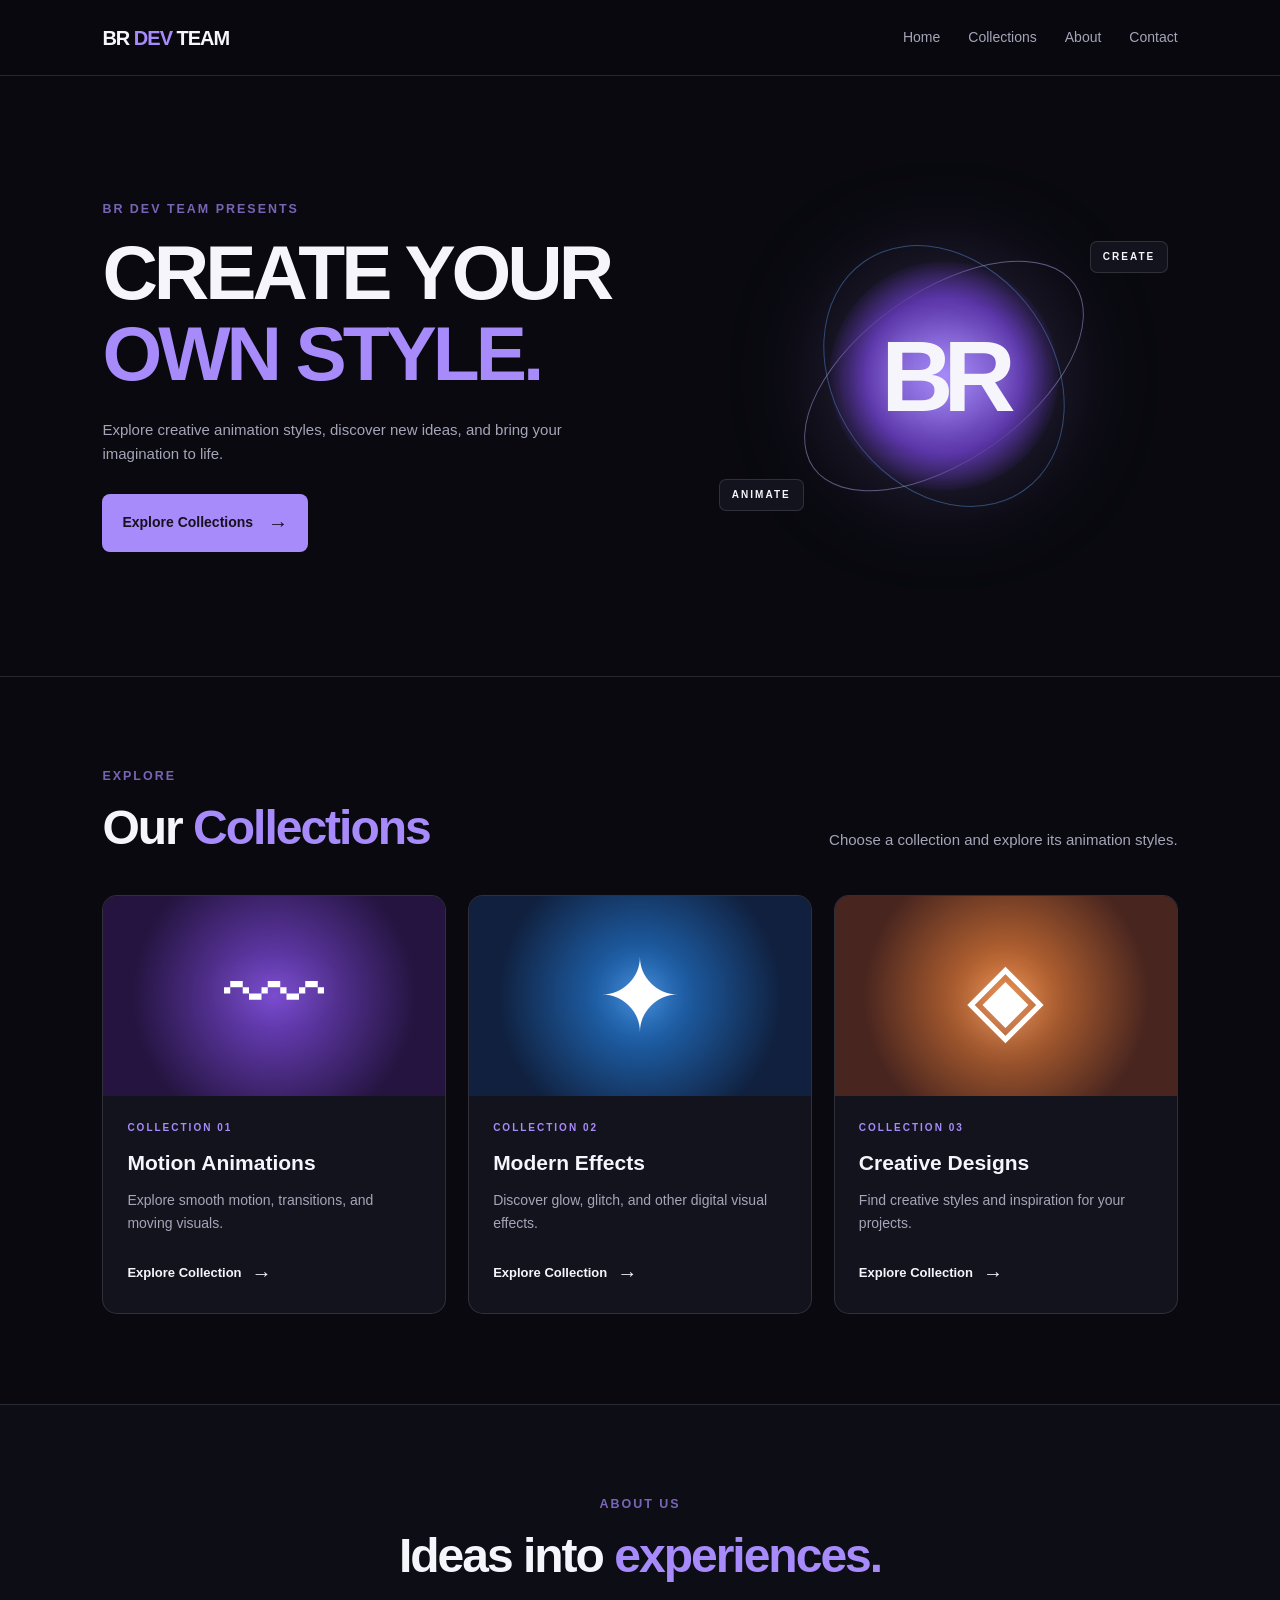
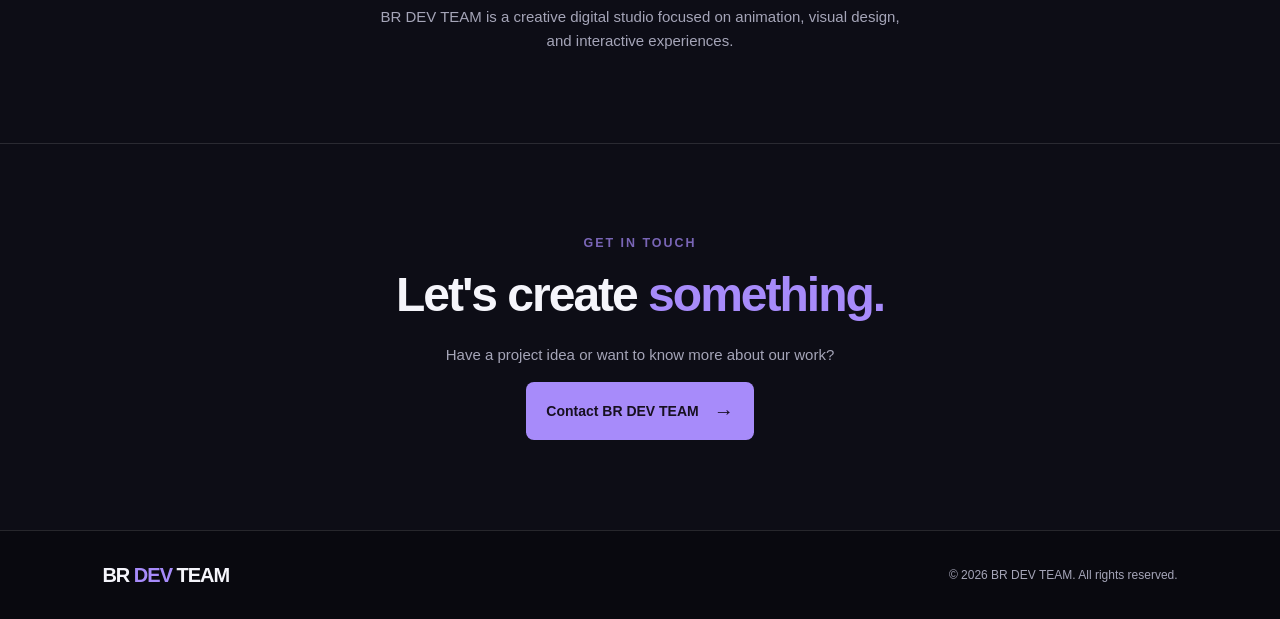
<file: index.html>
<!DOCTYPE html>
<html lang="en">
<head>
  <meta charset="UTF-8">
  <meta name="viewport" content="width=device-width, initial-scale=1.0">
  <meta name="description" content="BR DEV TEAM - Creative animations and digital experiences.">
  <title>BR DEV TEAM | Creative Studio</title>
  <link rel="stylesheet" href="style.css">
</head>
<body>

  <header class="navbar">
    <a href="#home" class="logo">BR <span>DEV</span> TEAM</a>

    <button class="menu-toggle" id="menuToggle" aria-label="Open menu">
      ☰
    </button>

    <nav class="nav-links" id="navLinks">
      <a href="#home">Home</a>
      <a href="#collections">Collections</a>
      <a href="#about">About</a>
      <a href="#contact">Contact</a>
    </nav>
  </header>

  <main>
    <section class="hero" id="home">
      <div class="hero-content">
        <p class="eyebrow">BR DEV TEAM PRESENTS</p>
        <h1>CREATE YOUR<br><span>OWN STYLE.</span></h1>
        <p class="hero-description">
          Explore creative animation styles, discover new ideas,
          and bring your imagination to life.
        </p>

        <a href="#collections" class="primary-btn">
          Explore Collections <span>→</span>
        </a>
      </div>

      <div class="hero-visual" aria-hidden="true">
        <div class="hero-orbit orbit-a"></div>
        <div class="hero-orbit orbit-b"></div>
        <div class="hero-glow"></div>
        <div class="hero-logo">BR</div>
        <span class="floating-label label-a">CREATE</span>
        <span class="floating-label label-b">ANIMATE</span>
      </div>
    </section>

    <section class="collections section" id="collections">
      <div class="section-heading">
        <div>
          <p class="eyebrow">EXPLORE</p>
          <h2>Our <span>Collections</span></h2>
        </div>
        <p class="section-subtitle">
          Choose a collection and explore its animation styles.
        </p>
      </div>

      <div class="collection-grid">

        <article class="collection-card">
          <div class="collection-art art-motion">
            <span>〰</span>
          </div>
          <div class="collection-info">
            <p class="collection-number">COLLECTION 01</p>
            <h3>Motion Animations</h3>
            <p>
              Explore smooth motion, transitions, and moving visuals.
            </p>
            <a href="animation.html?collection=motion" class="collection-link">
              Explore Collection <span>→</span>
            </a>
          </div>
        </article>

        <article class="collection-card">
          <div class="collection-art art-effects">
            <span>✦</span>
          </div>
          <div class="collection-info">
            <p class="collection-number">COLLECTION 02</p>
            <h3>Modern Effects</h3>
            <p>
              Discover glow, glitch, and other digital visual effects.
            </p>
            <a href="animation.html?collection=effects" class="collection-link">
              Explore Collection <span>→</span>
            </a>
          </div>
        </article>

        <article class="collection-card">
          <div class="collection-art art-creative">
            <span>◈</span>
          </div>
          <div class="collection-info">
            <p class="collection-number">COLLECTION 03</p>
            <h3>Creative Designs</h3>
            <p>
              Find creative styles and inspiration for your projects.
            </p>
            <a href="animation.html?collection=creative" class="collection-link">
              Explore Collection <span>→</span>
            </a>
          </div>
        </article>

      </div>
    </section>

    <section class="about section" id="about">
      <p class="eyebrow">ABOUT US</p>
      <h2>Ideas into <span>experiences.</span></h2>
      <p class="about-description">
        BR DEV TEAM is a creative digital studio focused on animation,
        visual design, and interactive experiences.
      </p>
    </section>

    <section class="contact section" id="contact">
      <p class="eyebrow">GET IN TOUCH</p>
      <h2>Let's create <span>something.</span></h2>
      <p class="contact-description">
        Have a project idea or want to know more about our work?
      </p>
      <a class="primary-btn" href="mailto:brdevteam@example.com">
        Contact BR DEV TEAM <span>→</span>
      </a>
    </section>
  </main>

  <footer class="footer">
    <a href="#home" class="logo">BR <span>DEV</span> TEAM</a>
    <p>© <span id="currentYear"></span> BR DEV TEAM. All rights reserved.</p>
  </footer>

  <script src="script.js"></script>
  <link rel="stylesheet" href="style.css">
<script src="script.js"></script>
</body>
</html>
</file>
<file: style.css>
/* ===== BR DEV TEAM BASE STYLES ===== */

:root {
  --bg: #09090f;
  --surface: #13131e;
  --text: #f5f5fb;
  --muted: #a5a5b8;
  --accent: #a78bfa;
  --border: rgba(255, 255, 255, 0.12);
}

* {
  box-sizing: border-box;
  margin: 0;
  padding: 0;
}

html {
  scroll-behavior: smooth;
}

body {
  background: var(--bg);
  color: var(--text);
  font-family: Arial, Helvetica, sans-serif;
  line-height: 1.6;
}

a {
  color: inherit;
  text-decoration: none;
}

.navbar {
  min-height: 76px;
  padding: 18px 8%;
  display: flex;
  align-items: center;
  justify-content: space-between;
  gap: 20px;
  background: rgba(9, 9, 15, 0.94);
  border-bottom: 1px solid var(--border);
  position: sticky;
  top: 0;
  z-index: 20;
}

.logo {
  font-size: 20px;
  font-weight: 900;
  letter-spacing: -1px;
  white-space: nowrap;
}

.logo span {
  color: var(--accent);
}

.nav-links {
  display: flex;
  align-items: center;
  gap: 28px;
}

.nav-links a {
  color: var(--muted);
  font-size: 14px;
  transition: color 0.2s ease;
}

.nav-links a:hover {
  color: var(--text);
}

.menu-toggle {
  display: none;
  color: var(--text);
  background: transparent;
  border: 0;
  font-size: 26px;
  cursor: pointer;
}

.hero {
  min-height: 600px;
  padding: 85px 8%;
  display: grid;
  grid-template-columns: 1.1fr 0.9fr;
  align-items: center;
  gap: 35px;
  overflow: hidden;
}

.eyebrow {
  color: var(--accent);
  font-size: 12px;
  font-weight: 800;
  letter-spacing: 3px;
  margin-bottom: 18px;
}

.hero h1 {
  font-size: clamp(46px, 6vw, 78px);
  line-height: 1.05;
  letter-spacing: -4px;
  margin-bottom: 24px;
}

.hero h1 span,
.section-heading h2 span,
.about h2 span,
.contact h2 span {
  color: var(--accent);
}

.hero-description,
.section-subtitle,
.about-description,
.contact-description {
  max-width: 540px;
  color: var(--muted);
  font-size: 15px;
  margin-bottom: 28px;
}

.primary-btn {
  display: inline-flex;
  align-items: center;
  gap: 15px;
  padding: 13px 20px;
  border-radius: 8px;
  background: var(--accent);
  color: #171020;
  font-size: 14px;
  font-weight: 800;
  transition: transform 0.2s ease, opacity 0.2s ease;
}

.primary-btn:hover {
  transform: translateY(-3px);
  opacity: 0.9;
}

.primary-btn span,
.collection-link span {
  font-size: 20px;
}

.hero-visual {
  min-height: 360px;
  display: grid;
  place-items: center;
  position: relative;
}

.hero-glow {
  width: 230px;
  height: 230px;
  border-radius: 50%;
  background: radial-gradient(circle, #a78bfa, #5b36a8 48%, transparent 72%);
  filter: drop-shadow(0 0 55px rgba(167, 139, 250, 0.3));
  animation: heroPulse 4s ease-in-out infinite;
}

.hero-logo {
  position: absolute;
  font-size: 100px;
  font-weight: 900;
  letter-spacing: -10px;
  text-shadow: 0 0 35px rgba(167, 139, 250, 0.5);
}

.hero-orbit {
  position: absolute;
  width: 320px;
  height: 170px;
  border: 1px solid rgba(196, 181, 253, 0.45);
  border-radius: 50%;
  transform: rotate(-35deg);
}

.orbit-b {
  width: 280px;
  height: 220px;
  transform: rotate(55deg);
  border-color: rgba(96, 165, 250, 0.4);
}

.floating-label {
  position: absolute;
  padding: 7px 12px;
  border: 1px solid var(--border);
  background: var(--surface);
  border-radius: 7px;
  font-size: 10px;
  font-weight: 800;
  letter-spacing: 2px;
}

.label-a {
  top: 45px;
  right: 2%;
}

.label-b {
  bottom: 45px;
  left: 2%;
}

.section {
  padding: 90px 8%;
}

.collections {
  border-top: 1px solid var(--border);
}

.section-heading {
  display: flex;
  justify-content: space-between;
  align-items: end;
  gap: 25px;
  margin-bottom: 38px;
}

.section-heading h2,
.about h2,
.contact h2 {
  font-size: clamp(30px, 4vw, 48px);
  line-height: 1.2;
  letter-spacing: -2px;
}

.section-subtitle {
  margin-bottom: 5px;
}

.collection-grid {
  display: grid;
  grid-template-columns: repeat(3, minmax(0, 1fr));
  gap: 22px;
}

.collection-card {
  overflow: hidden;
  background: var(--surface);
  border: 1px solid var(--border);
  border-radius: 15px;
  transition: transform 0.25s ease, border-color 0.25s ease;
}

.collection-card:hover {
  transform: translateY(-6px);
  border-color: rgba(167, 139, 250, 0.6);
}

.collection-art {
  min-height: 200px;
  display: grid;
  place-items: center;
  overflow: hidden;
}

.collection-art span {
  color: white;
  font-size: 100px;
  text-shadow: 0 0 35px rgba(255, 255, 255, 0.3);
  animation: symbolFloat 3.5s ease-in-out infinite;
}

.art-motion {
  background: radial-gradient(circle, #7545ce, #24143f 72%);
}

.art-effects {
  background: radial-gradient(circle, #2378d1, #10203e 72%);
}

.art-creative {
  background: radial-gradient(circle, #e17b37, #48251f 72%);
}

.collection-info {
  padding: 24px;
}

.collection-number {
  color: var(--accent);
  font-size: 10px;
  font-weight: 800;
  letter-spacing: 2px;
  margin-bottom: 10px;
}

.collection-info h3 {
  font-size: 21px;
  margin-bottom: 10px;
}

.collection-info > p:not(.collection-number) {
  min-height: 48px;
  color: var(--muted);
  font-size: 14px;
  margin-bottom: 20px;
}

.collection-link {
  display: inline-flex;
  align-items: center;
  gap: 10px;
  font-size: 13px;
  font-weight: 800;
}

.collection-link:hover {
  color: var(--accent);
}

.about,
.contact {
  text-align: center;
  border-top: 1px solid var(--border);
  background: #0d0d16;
}

.about-description,
.contact-description {
  margin: 20px auto 0;
}

.contact .primary-btn {
  margin-top: 15px;
}

.footer {
  padding: 28px 8%;
  display: flex;
  align-items: center;
  justify-content: space-between;
  gap: 20px;
  border-top: 1px solid var(--border);
}

.footer p {
  color: var(--muted);
  font-size: 12px;
}

@keyframes symbolFloat {
  0%, 100% {
    transform: translateY(0) rotate(-5deg);
  }
  50% {
    transform: translateY(-13px) rotate(5deg);
  }
}

@keyframes heroPulse {
  0%, 100% {
    transform: scale(1);
    opacity: 0.85;
  }
  50% {
    transform: scale(1.08);
    opacity: 1;
  }
}

@media (max-width: 900px) {
  .hero {
    grid-template-columns: 1fr;
    text-align: center;
  }

  .hero-description {
    margin-left: auto;
    margin-right: auto;
  }

  .collection-grid {
    grid-template-columns: repeat(2, minmax(0, 1fr));
  }
}

@media (max-width: 600px) {
  .navbar {
    padding: 16px 6%;
  }

  .menu-toggle {
    display: block;
  }

  .nav-links {
    display: none;
    position: absolute;
    top: 76px;
    left: 0;
    right: 0;
    padding: 22px 6%;
    flex-direction: column;
    align-items: flex-start;
    gap: 18px;
    background: #10101a;
    border-bottom: 1px solid var(--border);
  }

  .nav-links.open {
    display: flex;
  }

  .hero {
    padding: 60px 6% 40px;
  }

  .hero h1 {
    letter-spacing: -2px;
  }

  .hero-visual {
    min-height: 280px;
  }

  .hero-glow {
    width: 175px;
    height: 175px;
  }

  .hero-logo {
    font-size: 75px;
  }

  .hero-orbit {
    width: 250px;
    height: 130px;
  }

  .orbit-b {
    width: 220px;
    height: 170px;
  }

  .section {
    padding: 65px 6%;
  }

  .section-heading {
    align-items: flex-start;
    flex-direction: column;
  }

  .collection-grid {
    grid-template-columns: 1fr;
  }

  .footer {
    flex-direction: column;
    text-align: center;
  }
}

@media (prefers-reduced-motion: reduce) {
  *,
  *::before,
  *::after {
    animation-duration: 0.01ms !important;
    scroll-behavior: auto !important;
  }
}
/* ===== COLLECTION & PREVIEW PAGE ===== */

.collection-page,
.style-preview-page {
  width: min(1100px, 92%);
  margin: 0 auto;
  padding: 40px 0 80px;
}

.back-button {
  display: inline-flex;
  align-items: center;
  gap: 8px;
  margin-bottom: 32px;
  padding: 12px 18px;
  border: 1px solid var(--border-color, #333);
  border-radius: 12px;
  background: transparent;
  color: inherit;
  font: inherit;
  cursor: pointer;
  transition: background 0.2s ease, transform 0.2s ease;
}

.back-button:hover {
  background: rgba(255, 255, 255, 0.08);
  transform: translateX(-3px);
}

.collection-heading {
  margin-bottom: 36px;
}

.eyebrow {
  margin-bottom: 12px;
  font-size: 0.78rem;
  font-weight: 700;
  letter-spacing: 0.16em;
  text-transform: uppercase;
  opacity: 0.7;
}

.collection-heading h1,
.style-preview h1 {
  margin: 0 0 14px;
  font-size: clamp(2rem, 5vw, 3.5rem);
  line-height: 1.1;
}

.collection-heading p:last-child,
.style-preview > p {
  max-width: 650px;
  line-height: 1.7;
  opacity: 0.75;
}

.style-grid {
  display: grid;
  grid-template-columns: repeat(2, minmax(0, 1fr));
  gap: 20px;
}

.style-card {
  display: flex;
  flex-direction: column;
  align-items: flex-start;
  min-height: 190px;
  padding: 26px;
  border: 1px solid var(--border-color, #333);
  border-radius: 20px;
  background: var(--card-bg, rgba(255, 255, 255, 0.04));
  color: inherit;
  text-align: left;
  cursor: pointer;
  transition:
    transform 0.2s ease,
    border-color 0.2s ease,
    background 0.2s ease;
}

.style-card:hover {
  transform: translateY(-5px);
  border-color: var(--accent-color, #8b5cf6);
  background: var(--card-hover-bg, rgba(255, 255, 255, 0.08));
}

.style-number {
  margin-bottom: 24px;
  font-size: 0.8rem;
  letter-spacing: 0.12em;
  opacity: 0.6;
}

.style-card h2 {
  margin: 0 0 18px;
  font-size: 1.35rem;
}

.style-open {
  margin-top: auto;
  font-size: 0.9rem;
  font-weight: 600;
  opacity: 0.8;
}

.style-preview {
  max-width: 850px;
  margin: 0 auto;
}

.preview-placeholder {
  display: flex;
  flex-direction: column;
  align-items: center;
  justify-content: center;
  min-height: 320px;
  margin: 32px 0;
  padding: 28px;
  border: 1px dashed var(--border-color, #555);
  border-radius: 24px;
  background: var(--card-bg, rgba(255, 255, 255, 0.04));
  text-align: center;
}

.preview-placeholder > span {
  margin-bottom: 14px;
  font-size: 3rem;
}

.preview-placeholder h2 {
  margin: 0 0 10px;
}

.preview-placeholder p {
  margin: 0;
  opacity: 0.7;
}

.primary-button {
  display: inline-flex;
  align-items: center;
  justify-content: center;
  padding: 13px 22px;
  border: 0;
  border-radius: 12px;
  background: var(--accent-color, #8b5cf6);
  color: white;
  font: inherit;
  font-weight: 700;
  cursor: pointer;
  transition: transform 0.2s ease, opacity 0.2s ease;
}

.primary-button:hover {
  transform: translateY(-2px);
  opacity: 0.9;
}

/* Mobile responsive */
@media (max-width: 650px) {
  .collection-page,
  .style-preview-page {
    padding-top: 24px;
  }

  .style-grid {
    grid-template-columns: 1fr;
    gap: 14px;
  }

  .style-card {
    min-height: 160px;
    padding: 22px;
  }

  .preview-placeholder {
    min-height: 240px;
  }
}
/* ===== ANIMATION PREVIEW EFFECTS ===== */

.preview-placeholder {
  perspective: 900px;
  overflow: hidden;
}

.preview-placeholder h2 {
  animation: previewFloat 2.5s ease-in-out infinite;
}

.preview-placeholder > span {
  display: inline-block;
  animation: previewBounce 1.2s ease-in-out infinite;
}

@keyframes previewFloat {
  0%, 100% {
    transform: translateY(0);
  }
  50% {
    transform: translateY(-12px);
  }
}

@keyframes previewBounce {
  0%, 100% {
    transform: translateY(0) scale(1);
  }
  50% {
    transform: translateY(-15px) scale(1.1);
  }
}

.preview-placeholder.is-playing {
  animation: previewGlow 2s ease-in-out infinite;
}

@keyframes previewGlow {
  0%, 100% {
    box-shadow: 0 0 0 rgba(139, 92, 246, 0);
  }
  50% {
    box-shadow: 0 0 30px rgba(139, 92, 246, 0.35);
  }
}

@media (prefers-reduced-motion: reduce) {
  .preview-placeholder,
  .preview-placeholder h2,
  .preview-placeholder > span {
    animation: none;
  }
}
</file>
